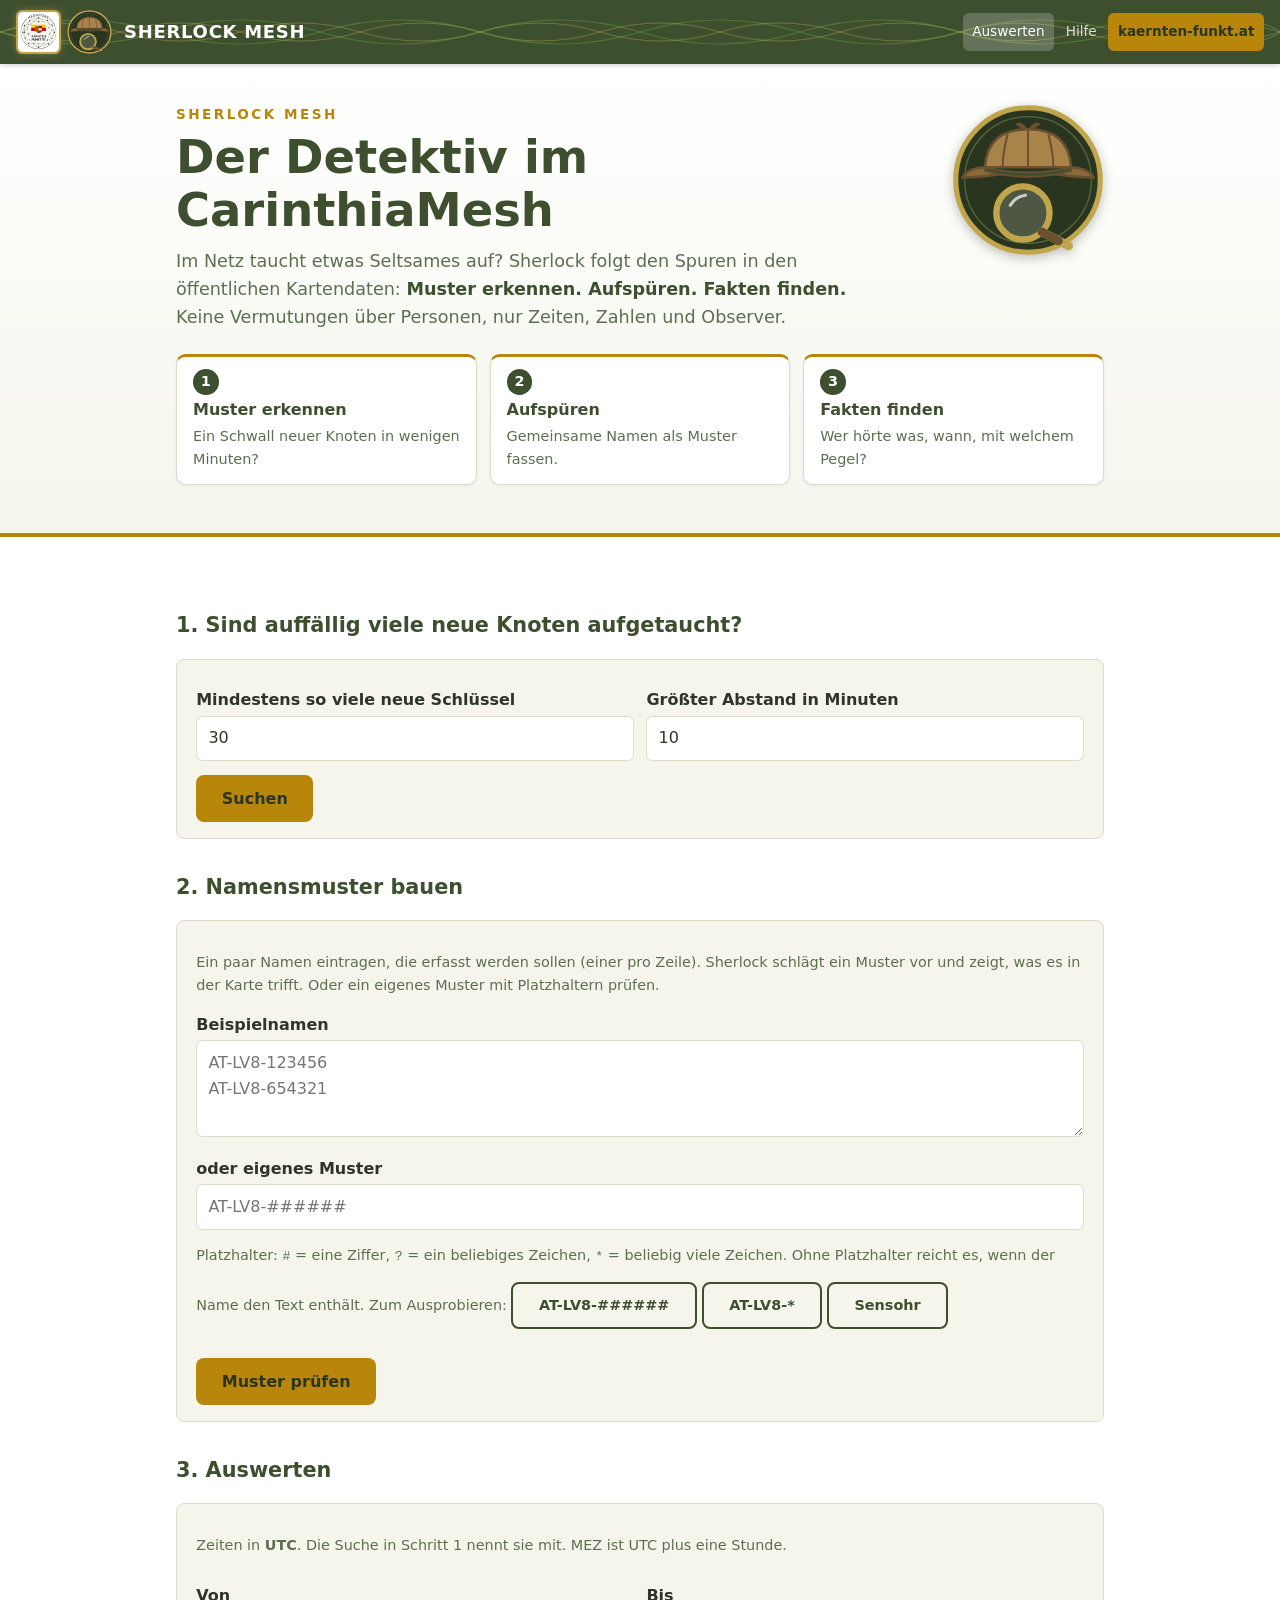
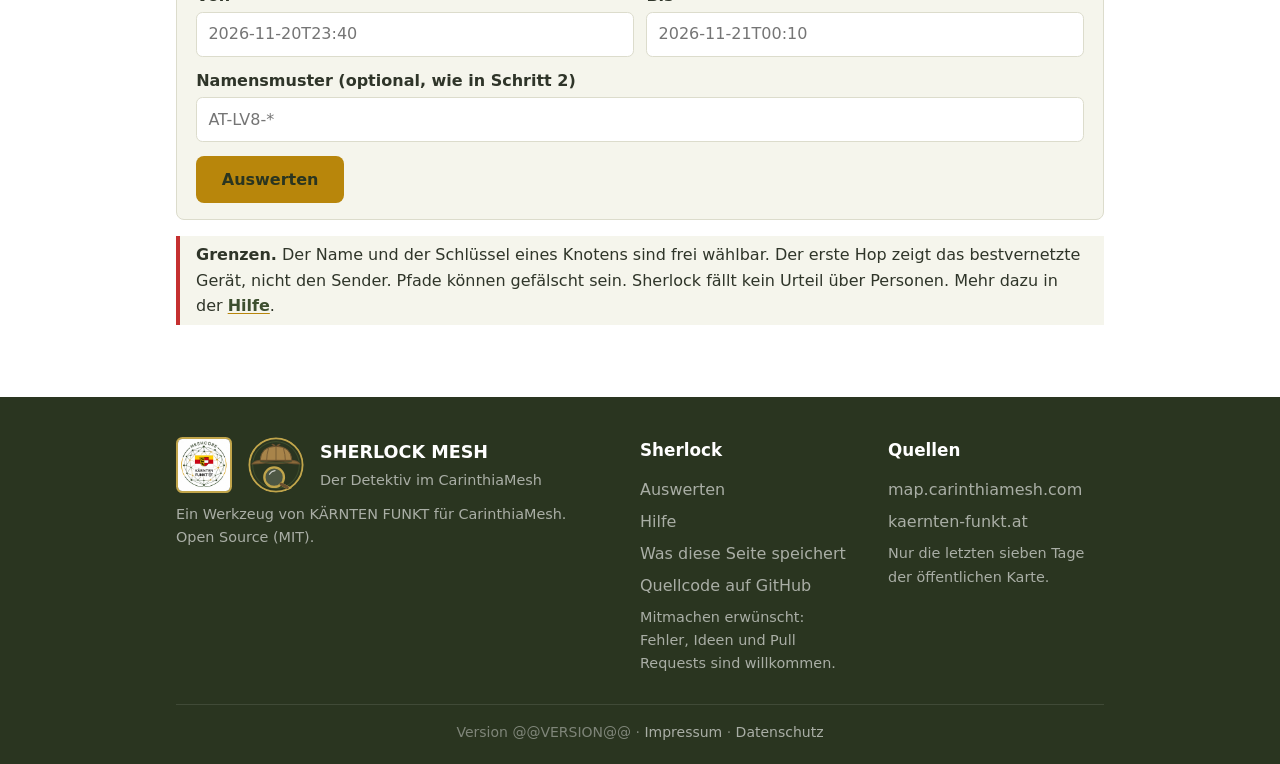
<file: static/index.html>
<!doctype html>
<html lang="de">
<head>
<meta charset="utf-8">
<meta name="viewport" content="width=device-width,initial-scale=1">
<title>Sherlock Mesh – Der Detektiv im CarinthiaMesh</title>
<meta name="description" content="Sherlock Mesh liest die öffentlichen Kartendaten von CarinthiaMesh: Muster erkennen, aufspüren, Fakten finden.">
<meta property="og:type" content="website">
<meta property="og:site_name" content="Sherlock Mesh">
<meta property="og:locale" content="de_AT">
<meta property="og:title" content="Sherlock Mesh – Der Detektiv im CarinthiaMesh">
<meta property="og:description" content="Sherlock Mesh liest die öffentlichen Kartendaten von CarinthiaMesh: Muster erkennen, aufspüren, Fakten finden.">
<meta property="og:url" content="https://sherlock.kaernten-funkt.at/">
<meta property="og:image" content="https://sherlock.kaernten-funkt.at/static/og.png">
<meta property="og:image:width" content="1200">
<meta property="og:image:height" content="630">
<meta property="og:image:alt" content="Sherlock Mesh: Deerstalker-Mütze und Lupe, Der Detektiv im CarinthiaMesh">
<meta name="twitter:card" content="summary_large_image">
<link rel="icon" href="/static/logo.png">
<link rel="stylesheet" href="/static/style.css">
</head>
<body>
<header class="site-header">
  <svg class="header-waves" aria-hidden="true" xmlns="http://www.w3.org/2000/svg" viewBox="0 0 1280 64" preserveAspectRatio="none">
    <path d="M0,32 Q80,8 160,32 T320,32 T480,32 T640,32 T800,32 T960,32 T1120,32 T1280,32" fill="none" stroke="rgba(120,185,60,0.35)" stroke-width="1.2"/>
    <path d="M0,32 Q80,56 160,32 T320,32 T480,32 T640,32 T800,32 T960,32 T1120,32 T1280,32" fill="none" stroke="rgba(120,185,60,0.35)" stroke-width="1.2"/>
    <path d="M0,32 Q60,14 120,32 T240,32 T360,32 T480,32 T600,32 T720,32 T840,32 T960,32 T1080,32 T1200,32 T1280,32" fill="none" stroke="rgba(193,175,75,0.4)" stroke-width="1"/>
    <path d="M0,32 Q60,50 120,32 T240,32 T360,32 T480,32 T600,32 T720,32 T840,32 T960,32 T1080,32 T1200,32 T1280,32" fill="none" stroke="rgba(193,175,75,0.4)" stroke-width="1"/>
  </svg>
  <div class="header-inner">
    <a href="/" class="header-brand"><img src="/static/logo.png" alt="MeshCore" class="header-logo" width="45" height="45"><img src="/static/sherlock.svg" alt="" class="header-logo header-logo-sherlock" width="45" height="45"><span class="header-brand-text">SHERLOCK MESH</span></a>
    <nav class="header-nav">
      <a href="/" aria-current="page" class="active">Auswerten</a>
      <a href="/hilfe">Hilfe</a>
      <a href="https://kaernten-funkt.at" rel="noopener" class="nav-cta">kaernten-funkt.at</a>
    </nav>
  </div>
</header>
<section class="hero">
  <div class="wrap">
    <img src="/static/sherlock.svg" alt="Sherlock: Deerstalker-Mütze und Lupe" class="hero-logo" width="150" height="150">
    <p class="hero-kicker">Sherlock Mesh</p>
    <h1>Der Detektiv im CarinthiaMesh</h1>
    <p class="hero-sub">Im Netz taucht etwas Seltsames auf? Sherlock folgt den Spuren in den öffentlichen Kartendaten: <strong>Muster erkennen. Aufspüren. Fakten finden.</strong> Keine Vermutungen über Personen, nur Zeiten, Zahlen und Observer.</p>
    <ul class="hero-chips">
      <li><span class="chip-nr">1</span><strong>Muster erkennen</strong><span>Ein Schwall neuer Knoten in wenigen Minuten?</span></li>
      <li><span class="chip-nr">2</span><strong>Aufspüren</strong><span>Gemeinsame Namen als Muster fassen.</span></li>
      <li><span class="chip-nr">3</span><strong>Fakten finden</strong><span>Wer hörte was, wann, mit welchem Pegel?</span></li>
    </ul>
  </div>
</section>
<main class="wrap">
  <h2>1. Sind auffällig viele neue Knoten aufgetaucht?</h2>
  <div class="karte">
    <div class="zeile">
      <div><label for="schwelle">Mindestens so viele neue Schlüssel</label><input id="schwelle" type="number" min="2" max="1000" value="30"></div>
      <div><label for="luecke">Größter Abstand in Minuten</label><input id="luecke" type="number" min="1" max="120" value="10"></div>
    </div>
    <button class="btn" id="finden">Suchen</button>
    <div id="finden-out" aria-live="polite"></div>
  </div>

  <h2>2. Namensmuster bauen</h2>
  <div class="karte">
    <p class="klein">Ein paar Namen eintragen, die erfasst werden sollen (einer pro Zeile). Sherlock schlägt ein Muster vor und zeigt, was es in der Karte trifft. Oder ein eigenes Muster mit Platzhaltern prüfen.</p>
    <label for="beispiele">Beispielnamen</label>
    <textarea id="beispiele" rows="3" placeholder="AT-LV8-123456&#10;AT-LV8-654321"></textarea>
    <label for="muster">oder eigenes Muster</label>
    <input id="muster" type="text" maxlength="80" placeholder="AT-LV8-######">
    <p class="klein">Platzhalter: <code>#</code> = eine Ziffer, <code>?</code> = ein beliebiges Zeichen, <code>*</code> = beliebig viele Zeichen. Ohne Platzhalter reicht es, wenn der Name den Text enthält. Zum Ausprobieren:
      <button type="button" class="btn sek bsp" data-m="AT-LV8-######">AT-LV8-######</button>
      <button type="button" class="btn sek bsp" data-m="AT-LV8-*">AT-LV8-*</button>
      <button type="button" class="btn sek bsp" data-m="Sensohr">Sensohr</button></p>
    <button class="btn" id="mustern">Muster prüfen</button>
    <div id="muster-out" aria-live="polite"></div>
  </div>

  <h2>3. Auswerten</h2>
  <div class="karte">
    <p class="klein">Zeiten in <strong>UTC</strong>. Die Suche in Schritt 1 nennt sie mit. MEZ ist UTC plus eine Stunde.</p>
    <div class="zeile">
      <div><label for="von">Von</label><input id="von" type="text" placeholder="2026-11-20T23:40" maxlength="16"></div>
      <div><label for="bis">Bis</label><input id="bis" type="text" placeholder="2026-11-21T00:10" maxlength="16"></div>
    </div>
    <label for="name">Namensmuster (optional, wie in Schritt 2)</label>
    <input id="name" type="text" maxlength="80" placeholder="AT-LV8-*">
    <button class="btn" id="auswerten">Auswerten</button>
    <button class="btn sek" id="schluessel" type="button" hidden>Schlüssel als JSON laden</button>
    <div id="auswerten-out" aria-live="polite"></div>
  </div>

  <div class="grenze"><strong>Grenzen.</strong> Der Name und der Schlüssel eines Knotens sind frei wählbar. Der erste Hop zeigt das bestvernetzte Gerät, nicht den Sender. Pfade können gefälscht sein. Sherlock fällt kein Urteil über Personen. Mehr dazu in der <a href="/hilfe">Hilfe</a>.</div>
</main>
<footer class="site-footer">
  <div class="wrap">
    <div class="footer-grid">
      <div>
        <div class="footer-brand"><img src="/static/logo.png" alt="MeshCore" width="56" height="56"><img src="/static/sherlock.svg" alt="" width="56" height="56"><div><strong>SHERLOCK MESH</strong><p>Der Detektiv im CarinthiaMesh</p></div></div>
        <p>Ein Werkzeug von KÄRNTEN FUNKT für CarinthiaMesh. Open Source (MIT).</p>
      </div>
      <div>
        <h3>Sherlock</h3>
        <div class="footer-links"><a href="/">Auswerten</a><a href="/hilfe">Hilfe</a><a href="/hilfe#datenschutz">Was diese Seite speichert</a><a href="https://github.com/achildrenmile/sherlock" rel="noopener">Quellcode auf GitHub</a></div>
        <p class="klein-f">Mitmachen erwünscht: Fehler, Ideen und Pull Requests sind willkommen.</p>
      </div>
      <div>
        <h3>Quellen</h3>
        <div class="footer-links"><a href="https://map.carinthiamesh.com" rel="noopener">map.carinthiamesh.com</a><a href="https://kaernten-funkt.at" rel="noopener">kaernten-funkt.at</a></div>
        <p class="klein-f">Nur die letzten sieben Tage der öffentlichen Karte.</p>
      </div>
    </div>
    <div class="footer-bottom">Version @@VERSION@@ · <a href="https://kaernten-funkt.at/impressum/" rel="noopener">Impressum</a> · <a href="https://kaernten-funkt.at/datenschutz/" rel="noopener">Datenschutz</a></div>
  </div>
</footer>
<script src="/static/app.js"></script>
</body>
</html>
</file>
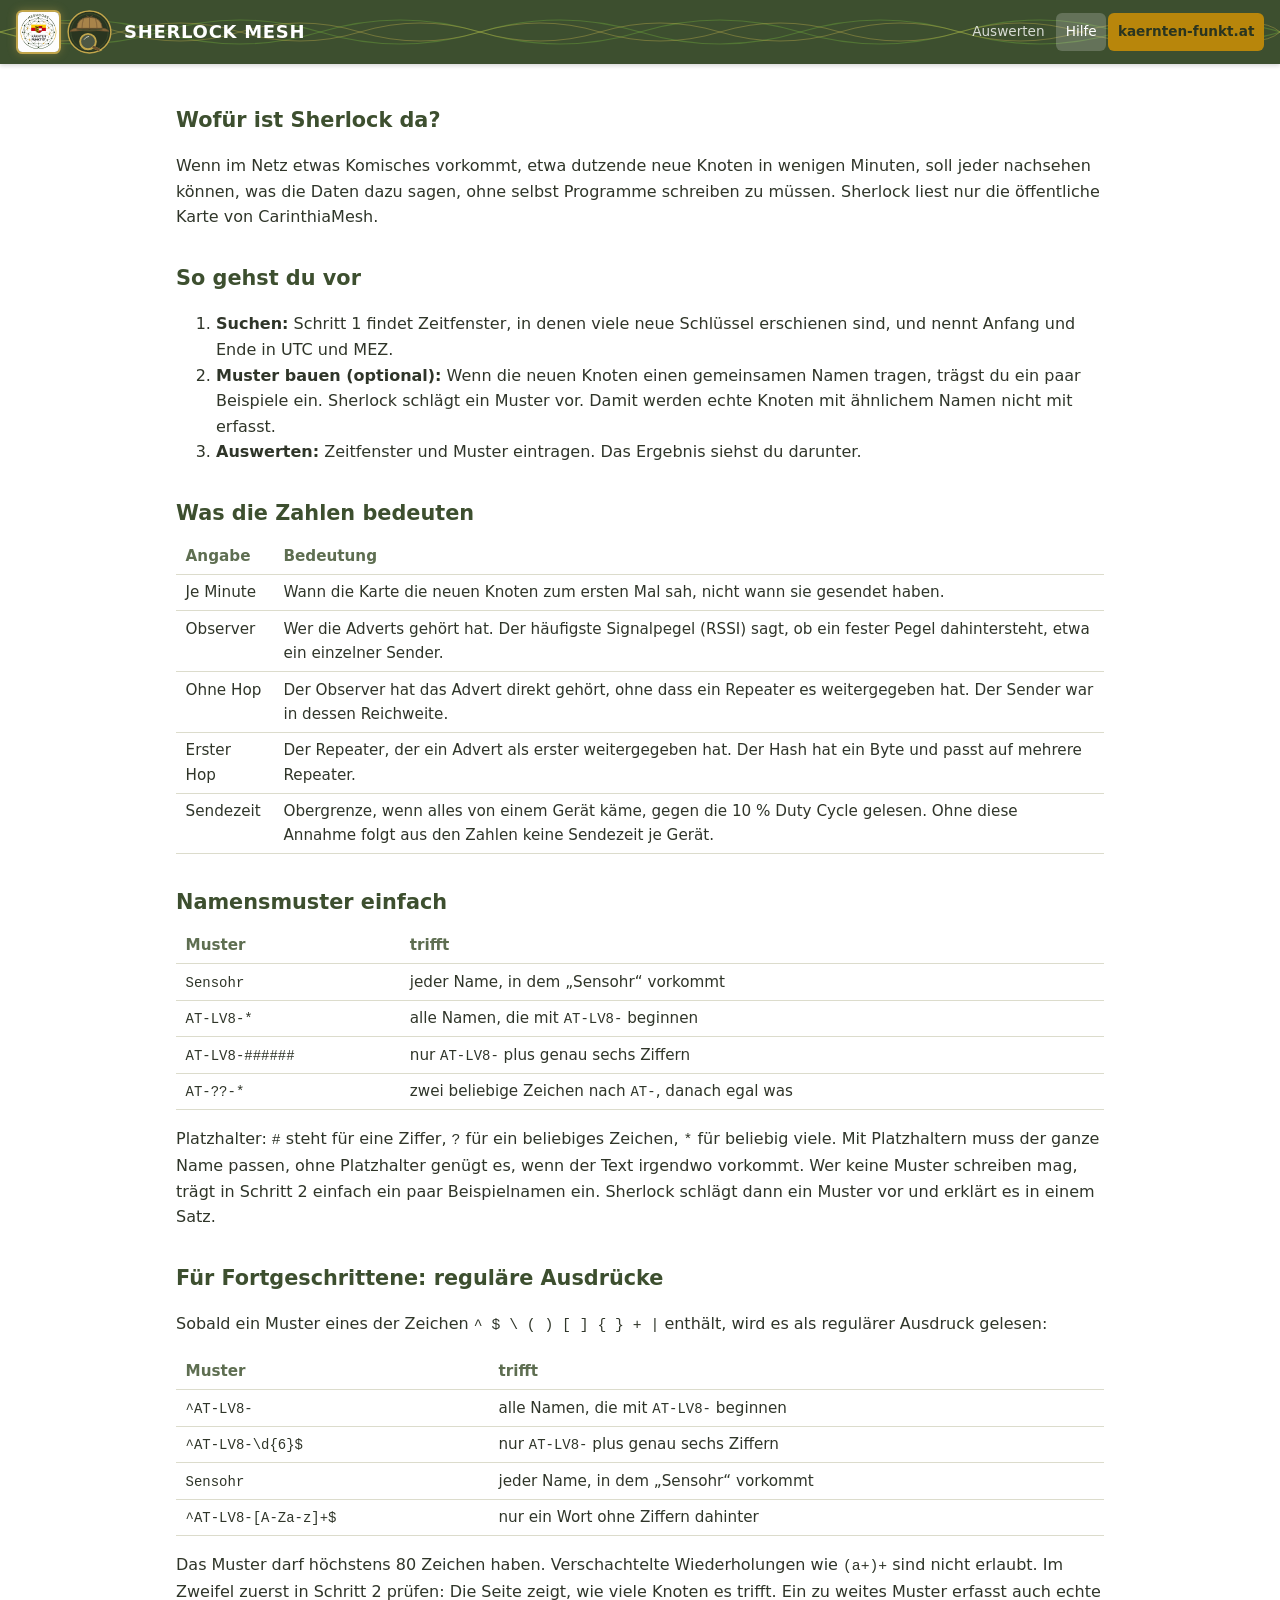
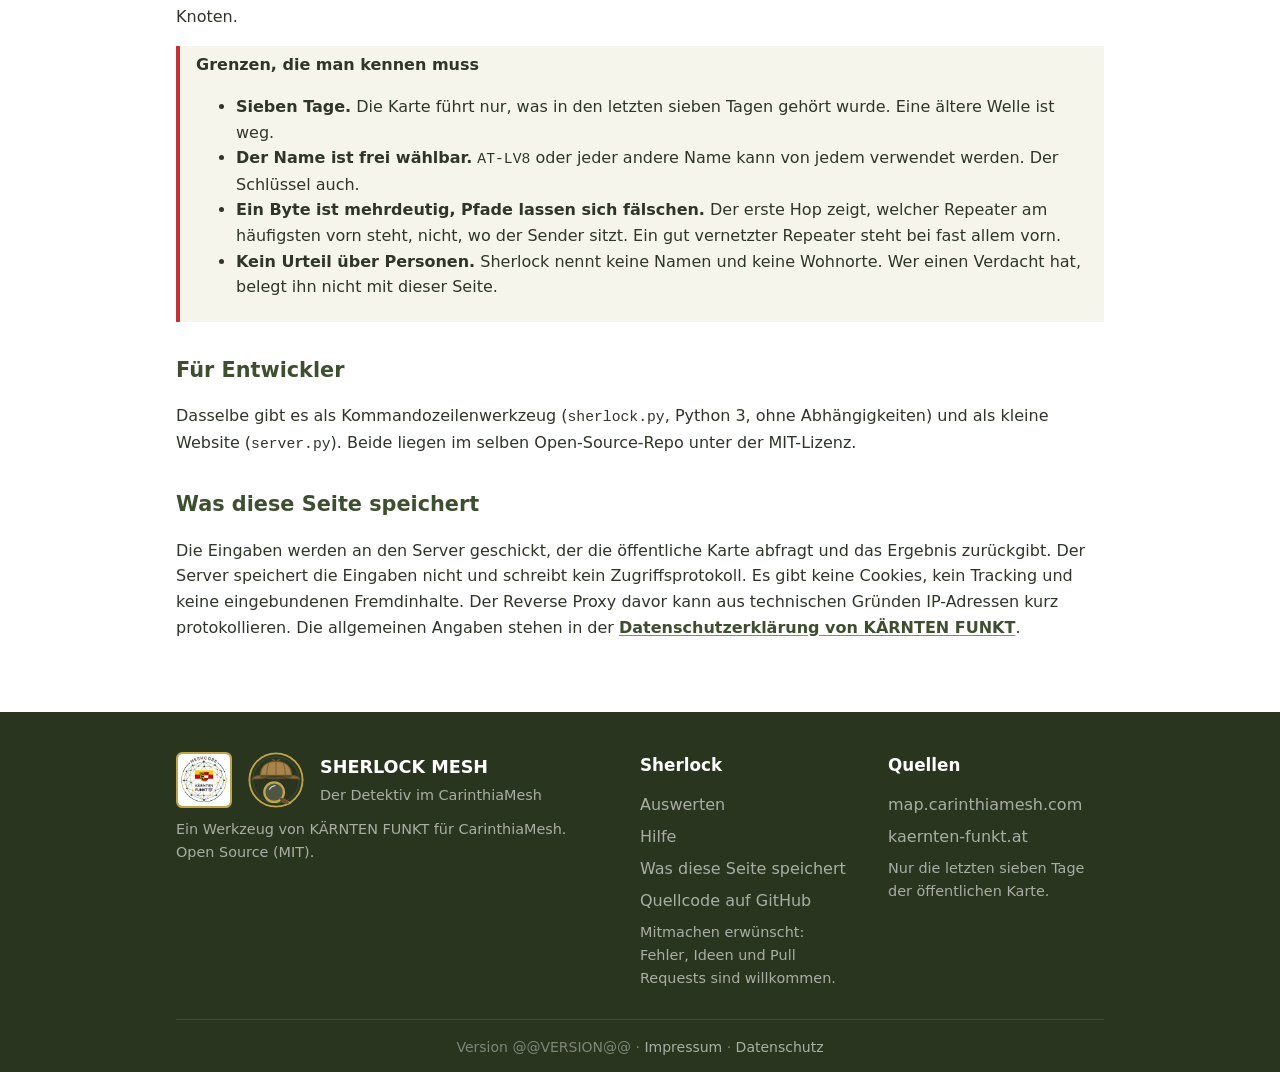
<file: static/hilfe.html>
<!doctype html>
<html lang="de">
<head>
<meta charset="utf-8">
<meta name="viewport" content="width=device-width,initial-scale=1">
<title>Hilfe – Sherlock Mesh</title>
<meta name="description" content="Wie Sherlock arbeitet, was die Zahlen bedeuten und wo die Grenzen liegen.">
<meta property="og:type" content="website">
<meta property="og:site_name" content="Sherlock Mesh">
<meta property="og:locale" content="de_AT">
<meta property="og:title" content="Hilfe – Sherlock Mesh">
<meta property="og:description" content="Wie Sherlock arbeitet, was die Zahlen bedeuten und wo die Grenzen liegen.">
<meta property="og:url" content="https://sherlock.kaernten-funkt.at/hilfe">
<meta property="og:image" content="https://sherlock.kaernten-funkt.at/static/og.png">
<meta property="og:image:width" content="1200">
<meta property="og:image:height" content="630">
<meta property="og:image:alt" content="Sherlock Mesh: Deerstalker-Mütze und Lupe, Der Detektiv im CarinthiaMesh">
<meta name="twitter:card" content="summary_large_image">
<link rel="icon" href="/static/logo.png">
<link rel="stylesheet" href="/static/style.css">
</head>
<body>
<header class="site-header">
  <svg class="header-waves" aria-hidden="true" xmlns="http://www.w3.org/2000/svg" viewBox="0 0 1280 64" preserveAspectRatio="none">
    <path d="M0,32 Q80,8 160,32 T320,32 T480,32 T640,32 T800,32 T960,32 T1120,32 T1280,32" fill="none" stroke="rgba(120,185,60,0.35)" stroke-width="1.2"/>
    <path d="M0,32 Q80,56 160,32 T320,32 T480,32 T640,32 T800,32 T960,32 T1120,32 T1280,32" fill="none" stroke="rgba(120,185,60,0.35)" stroke-width="1.2"/>
    <path d="M0,32 Q60,14 120,32 T240,32 T360,32 T480,32 T600,32 T720,32 T840,32 T960,32 T1080,32 T1200,32 T1280,32" fill="none" stroke="rgba(193,175,75,0.4)" stroke-width="1"/>
    <path d="M0,32 Q60,50 120,32 T240,32 T360,32 T480,32 T600,32 T720,32 T840,32 T960,32 T1080,32 T1200,32 T1280,32" fill="none" stroke="rgba(193,175,75,0.4)" stroke-width="1"/>
  </svg>
  <div class="header-inner">
    <a href="/" class="header-brand"><img src="/static/logo.png" alt="MeshCore" class="header-logo" width="45" height="45"><img src="/static/sherlock.svg" alt="" class="header-logo header-logo-sherlock" width="45" height="45"><span class="header-brand-text">SHERLOCK MESH</span></a>
    <nav class="header-nav">
      <a href="/">Auswerten</a>
      <a href="/hilfe" aria-current="page" class="active">Hilfe</a>
      <a href="https://kaernten-funkt.at" rel="noopener" class="nav-cta">kaernten-funkt.at</a>
    </nav>
  </div>
</header>
<main class="wrap">
  <h2 class="erste">Wofür ist Sherlock da?</h2>
  <p>Wenn im Netz etwas Komisches vorkommt, etwa dutzende neue Knoten in wenigen Minuten, soll jeder nachsehen können, was die Daten dazu sagen, ohne selbst Programme schreiben zu müssen. Sherlock liest nur die öffentliche Karte von CarinthiaMesh.</p>

  <h2>So gehst du vor</h2>
  <ol>
    <li><strong>Suchen:</strong> Schritt 1 findet Zeitfenster, in denen viele neue Schlüssel erschienen sind, und nennt Anfang und Ende in UTC und MEZ.</li>
    <li><strong>Muster bauen (optional):</strong> Wenn die neuen Knoten einen gemeinsamen Namen tragen, trägst du ein paar Beispiele ein. Sherlock schlägt ein Muster vor. Damit werden echte Knoten mit ähnlichem Namen nicht mit erfasst.</li>
    <li><strong>Auswerten:</strong> Zeitfenster und Muster eintragen. Das Ergebnis siehst du darunter.</li>
  </ol>

  <h2>Was die Zahlen bedeuten</h2>
  <table>
    <tr><th>Angabe</th><th>Bedeutung</th></tr>
    <tr><td>Je Minute</td><td>Wann die Karte die neuen Knoten zum ersten Mal sah, nicht wann sie gesendet haben.</td></tr>
    <tr><td>Observer</td><td>Wer die Adverts gehört hat. Der häufigste Signalpegel (RSSI) sagt, ob ein fester Pegel dahintersteht, etwa ein einzelner Sender.</td></tr>
    <tr><td>Ohne Hop</td><td>Der Observer hat das Advert direkt gehört, ohne dass ein Repeater es weitergegeben hat. Der Sender war in dessen Reichweite.</td></tr>
    <tr><td>Erster Hop</td><td>Der Repeater, der ein Advert als erster weitergegeben hat. Der Hash hat ein Byte und passt auf mehrere Repeater.</td></tr>
    <tr><td>Sendezeit</td><td>Obergrenze, wenn alles von einem Gerät käme, gegen die 10 % Duty Cycle gelesen. Ohne diese Annahme folgt aus den Zahlen keine Sendezeit je Gerät.</td></tr>
  </table>

  <h2>Namensmuster einfach</h2>
  <table>
    <tr><th>Muster</th><th>trifft</th></tr>
    <tr><td><code>Sensohr</code></td><td>jeder Name, in dem „Sensohr“ vorkommt</td></tr>
    <tr><td><code>AT-LV8-*</code></td><td>alle Namen, die mit <code>AT-LV8-</code> beginnen</td></tr>
    <tr><td><code>AT-LV8-######</code></td><td>nur <code>AT-LV8-</code> plus genau sechs Ziffern</td></tr>
    <tr><td><code>AT-??-*</code></td><td>zwei beliebige Zeichen nach <code>AT-</code>, danach egal was</td></tr>
  </table>
  <p>Platzhalter: <code>#</code> steht für eine Ziffer, <code>?</code> für ein beliebiges Zeichen, <code>*</code> für beliebig viele. Mit Platzhaltern muss der ganze Name passen, ohne Platzhalter genügt es, wenn der Text irgendwo vorkommt. Wer keine Muster schreiben mag, trägt in Schritt 2 einfach ein paar Beispielnamen ein. Sherlock schlägt dann ein Muster vor und erklärt es in einem Satz.</p>

  <h2>Für Fortgeschrittene: reguläre Ausdrücke</h2>
  <p>Sobald ein Muster eines der Zeichen <code>^ $ \ ( ) [ ] { } + |</code> enthält, wird es als regulärer Ausdruck gelesen:</p>
  <table>
    <tr><th>Muster</th><th>trifft</th></tr>
    <tr><td><code>^AT-LV8-</code></td><td>alle Namen, die mit <code>AT-LV8-</code> beginnen</td></tr>
    <tr><td><code>^AT-LV8-\d{6}$</code></td><td>nur <code>AT-LV8-</code> plus genau sechs Ziffern</td></tr>
    <tr><td><code>Sensohr</code></td><td>jeder Name, in dem „Sensohr“ vorkommt</td></tr>
    <tr><td><code>^AT-LV8-[A-Za-z]+$</code></td><td>nur ein Wort ohne Ziffern dahinter</td></tr>
  </table>
  <p>Das Muster darf höchstens 80 Zeichen haben. Verschachtelte Wiederholungen wie <code>(a+)+</code> sind nicht erlaubt. Im Zweifel zuerst in Schritt 2 prüfen: Die Seite zeigt, wie viele Knoten es trifft. Ein zu weites Muster erfasst auch echte Knoten.</p>

  <div class="grenze">
    <strong>Grenzen, die man kennen muss</strong>
    <ul>
      <li><strong>Sieben Tage.</strong> Die Karte führt nur, was in den letzten sieben Tagen gehört wurde. Eine ältere Welle ist weg.</li>
      <li><strong>Der Name ist frei wählbar.</strong> <code>AT-LV8</code> oder jeder andere Name kann von jedem verwendet werden. Der Schlüssel auch.</li>
      <li><strong>Ein Byte ist mehrdeutig, Pfade lassen sich fälschen.</strong> Der erste Hop zeigt, welcher Repeater am häufigsten vorn steht, nicht, wo der Sender sitzt. Ein gut vernetzter Repeater steht bei fast allem vorn.</li>
      <li><strong>Kein Urteil über Personen.</strong> Sherlock nennt keine Namen und keine Wohnorte. Wer einen Verdacht hat, belegt ihn nicht mit dieser Seite.</li>
    </ul>
  </div>

  <h2>Für Entwickler</h2>
  <p>Dasselbe gibt es als Kommandozeilenwerkzeug (<code>sherlock.py</code>, Python 3, ohne Abhängigkeiten) und als kleine Website (<code>server.py</code>). Beide liegen im selben Open-Source-Repo unter der MIT-Lizenz.</p>

  <h2 id="datenschutz">Was diese Seite speichert</h2>
  <p>Die Eingaben werden an den Server geschickt, der die öffentliche Karte abfragt und das Ergebnis zurückgibt. Der Server speichert die Eingaben nicht und schreibt kein Zugriffsprotokoll. Es gibt keine Cookies, kein Tracking und keine eingebundenen Fremdinhalte. Der Reverse Proxy davor kann aus technischen Gründen IP-Adressen kurz protokollieren. Die allgemeinen Angaben stehen in der <a href="https://kaernten-funkt.at/datenschutz/" rel="noopener">Datenschutzerklärung von KÄRNTEN FUNKT</a>.</p>
</main>
<footer class="site-footer">
  <div class="wrap">
    <div class="footer-grid">
      <div>
        <div class="footer-brand"><img src="/static/logo.png" alt="MeshCore" width="56" height="56"><img src="/static/sherlock.svg" alt="" width="56" height="56"><div><strong>SHERLOCK MESH</strong><p>Der Detektiv im CarinthiaMesh</p></div></div>
        <p>Ein Werkzeug von KÄRNTEN FUNKT für CarinthiaMesh. Open Source (MIT).</p>
      </div>
      <div>
        <h3>Sherlock</h3>
        <div class="footer-links"><a href="/">Auswerten</a><a href="/hilfe">Hilfe</a><a href="/hilfe#datenschutz">Was diese Seite speichert</a><a href="https://github.com/achildrenmile/sherlock" rel="noopener">Quellcode auf GitHub</a></div>
        <p class="klein-f">Mitmachen erwünscht: Fehler, Ideen und Pull Requests sind willkommen.</p>
      </div>
      <div>
        <h3>Quellen</h3>
        <div class="footer-links"><a href="https://map.carinthiamesh.com" rel="noopener">map.carinthiamesh.com</a><a href="https://kaernten-funkt.at" rel="noopener">kaernten-funkt.at</a></div>
        <p class="klein-f">Nur die letzten sieben Tage der öffentlichen Karte.</p>
      </div>
    </div>
    <div class="footer-bottom">Version @@VERSION@@ · <a href="https://kaernten-funkt.at/impressum/" rel="noopener">Impressum</a> · <a href="https://kaernten-funkt.at/datenschutz/" rel="noopener">Datenschutz</a></div>
  </div>
</footer>
</body>
</html>
</file>
<file: static/style.css>
:root{--primary:#3d4f2f;--primary-light:#556b3e;--primary-dark:#2a3520;--secondary:#c53030;--accent:#b8860b;--accent-light:#d4a017;--bg:#fff;--bg-alt:#f5f5ec;--text:#2f3529;--text-light:#5e6e51;--line:#dcdccc;--font:'Inter',system-ui,-apple-system,BlinkMacSystemFont,'Segoe UI',Roboto,sans-serif}
*{box-sizing:border-box}
body{margin:0;font-family:var(--font);color:var(--text);background:var(--bg);line-height:1.6;-webkit-font-smoothing:antialiased}
.wrap{max-width:60rem;margin:0 auto;padding:0 1rem}
main{padding:2.5rem 1rem 3.5rem}
h2{color:var(--primary);margin:2rem 0 .5rem;font-size:1.3rem}
.lead{font-size:1.1rem;color:var(--text-light);max-width:44rem}
.karte{background:var(--bg-alt);border:1px solid var(--line);border-radius:.5rem;padding:1rem 1.2rem;margin:1rem 0}
label{display:block;font-weight:600;margin:.7rem 0 .2rem}
input,textarea{width:100%;font:inherit;padding:.55rem .7rem;border:1px solid var(--line);border-radius:.4rem;background:var(--bg);color:var(--text)}
input:focus,textarea:focus,.btn:focus-visible{outline:2px solid var(--accent);outline-offset:1px}
.zeile{display:grid;grid-template-columns:1fr 1fr;gap:.8rem}
@media (max-width:34rem){.zeile{grid-template-columns:1fr}}
.btn{display:inline-block;font:inherit;font-weight:700;padding:.65rem 1.6rem;border-radius:.5rem;border:none;cursor:pointer;background:var(--accent);color:var(--primary-dark);margin-top:.9rem;transition:all .2s}
.btn:hover{background:var(--accent-light)}
.btn.sek{background:transparent;border:2px solid var(--primary);color:var(--primary)}
.klein{font-size:.9rem;color:var(--text-light)}
.fehler{color:var(--secondary);font-weight:600}
table{border-collapse:collapse;width:100%;margin:.5rem 0;font-size:.95rem}
th,td{text-align:left;padding:.35rem .6rem;border-bottom:1px solid var(--line);vertical-align:top}
th{color:var(--text-light);font-weight:600}
code,pre{font-family:ui-monospace,SFMono-Regular,Menlo,monospace;font-size:.92em}
pre{background:var(--bg-alt);border:1px solid var(--line);border-radius:.4rem;padding:.7rem;overflow-x:auto}
.balken{display:inline-block;height:.7rem;background:var(--accent);border-radius:.2rem;vertical-align:middle}
.grenze{border-left:4px solid var(--secondary);padding:.4rem 1rem;background:var(--bg-alt);margin:1rem 0}
[hidden]{display:none!important}
.site-header{position:sticky;top:0;z-index:1000;background:var(--primary);color:#fff;box-shadow:0 2px 4px rgba(0,0,0,.15)}
.header-waves{position:absolute;top:0;left:0;width:100%;height:100%;pointer-events:none;overflow:hidden}
.header-inner{position:relative;max-width:1280px;margin:0 auto;padding:0 1rem;display:flex;align-items:center;justify-content:space-between;height:4rem}
.header-brand{display:flex;align-items:center;gap:.75rem;font-weight:700;font-size:1.125rem;color:#fff;text-decoration:none}
.header-logo{height:2.8rem;width:auto;border-radius:.4rem;border:2px solid #c1a54b;box-shadow:0 0 8px rgba(193,165,75,.4);background:#fff}
.header-brand-text{white-space:nowrap;letter-spacing:.04em}
.header-nav{display:flex;align-items:center;gap:.125rem}
.header-nav a{color:rgba(255,255,255,.8);padding:.5rem .6rem;border-radius:.375rem;font-size:.85rem;text-decoration:none;white-space:nowrap;transition:all .2s}
.header-nav a:hover{background:rgba(255,255,255,.1);color:#fff}
.header-nav a.active{background:rgba(255,255,255,.2);color:#fff}
.header-nav a.nav-cta{background:var(--accent);color:var(--primary-dark);font-weight:700}
.header-nav a.nav-cta:hover{background:var(--accent-light)}
@media (max-width:40rem){.header-inner{padding:0 .6rem;gap:.4rem}.header-brand{gap:.4rem;min-width:0}.header-logo{height:2.2rem}.header-brand-text{font-size:.9rem;letter-spacing:.02em}.header-nav a{padding:.45rem .5rem;font-size:.8rem}.header-nav a.nav-cta{display:none}}
@media (max-width:26rem){.header-brand-text{display:none}}
html,body{overflow-x:hidden}

.hero{background:linear-gradient(180deg,#fff 0%,var(--bg-alt) 100%);color:var(--text);padding:2.5rem 0 3rem;border-bottom:4px solid var(--accent)}
.hero-kicker{margin:0 0 .3rem;color:var(--accent);font-weight:700;letter-spacing:.18em;text-transform:uppercase;font-size:.85rem}
.hero h1{margin:0 0 .6rem;font-size:clamp(1.9rem,5vw,2.9rem);line-height:1.15;color:var(--primary)}
.hero-sub{max-width:44rem;font-size:1.1rem;color:var(--text-light);margin:0 0 1.4rem}
.hero-sub strong{color:var(--primary)}
.hero-chips{list-style:none;margin:0;padding:0;display:grid;grid-template-columns:repeat(3,1fr);gap:.8rem}
@media (max-width:40rem){.hero-chips{grid-template-columns:1fr}}
.hero-chips li{background:#fff;border:1px solid var(--line);border-top:3px solid var(--accent);border-radius:.6rem;padding:.8rem 1rem;display:flex;flex-direction:column;gap:.15rem;box-shadow:0 1px 3px rgba(0,0,0,.06)}
.hero-chips li strong{color:var(--primary)}
.hero-chips li span:last-child{font-size:.9rem;color:var(--text-light)}
.chip-nr{align-self:flex-start;width:1.6rem;height:1.6rem;line-height:1.6rem;text-align:center;border-radius:50%;background:var(--primary);color:#fff;font-weight:800;font-size:.9rem}
main.wrap{padding-top:2.5rem;padding-bottom:3.5rem}
h2.erste{margin-top:0}
main a{color:var(--primary);font-weight:600;text-decoration:underline;text-decoration-color:var(--accent);text-underline-offset:.15em}
main a:hover{color:var(--accent)}
main a:visited{color:var(--primary-light)}
.site-footer{background:var(--primary-dark);color:rgba(255,255,255,.8);padding:2.5rem 0 1.25rem;margin-top:0}
.site-footer h3{color:#fff;margin:0 0 .6rem;font-size:1.05rem}
.site-footer p{margin:.3rem 0;font-size:.9rem;color:rgba(255,255,255,.6)}
.footer-grid{display:grid;grid-template-columns:2fr 1fr 1fr;gap:2rem;margin-bottom:1.5rem}
@media (max-width:40rem){.footer-grid{grid-template-columns:1fr}}
.footer-brand{display:flex;align-items:center;gap:1rem;margin-bottom:.6rem}
.footer-brand img{border-radius:.4rem;border:2px solid #c1a54b;background:#fff}
.footer-brand strong{color:#fff;font-size:1.1rem}
.footer-brand p{margin:.15rem 0 0}
.footer-links a{display:block;color:rgba(255,255,255,.6);padding:.2rem 0;text-decoration:none;transition:color .2s}
.footer-links a:hover{color:#fff}
.footer-bottom{border-top:1px solid rgba(255,255,255,.1);padding-top:1rem;text-align:center;font-size:.875rem;color:rgba(255,255,255,.4)}
.footer-bottom a{color:rgba(255,255,255,.6);text-decoration:none}
.footer-bottom a:hover{color:#fff}
.header-logo-sherlock{border:0;box-shadow:none;background:none;border-radius:50%;margin-left:-.35rem}
.footer-brand img+img{border:0;background:none;border-radius:50%}
.hero .wrap{position:relative}
.hero-logo{float:right;width:9.5rem;height:9.5rem;margin:0 0 .5rem 1rem;filter:drop-shadow(0 3px 6px rgba(0,0,0,.25))}
@media (max-width:40rem){.hero-logo{width:5.5rem;height:5.5rem}}
</file>
